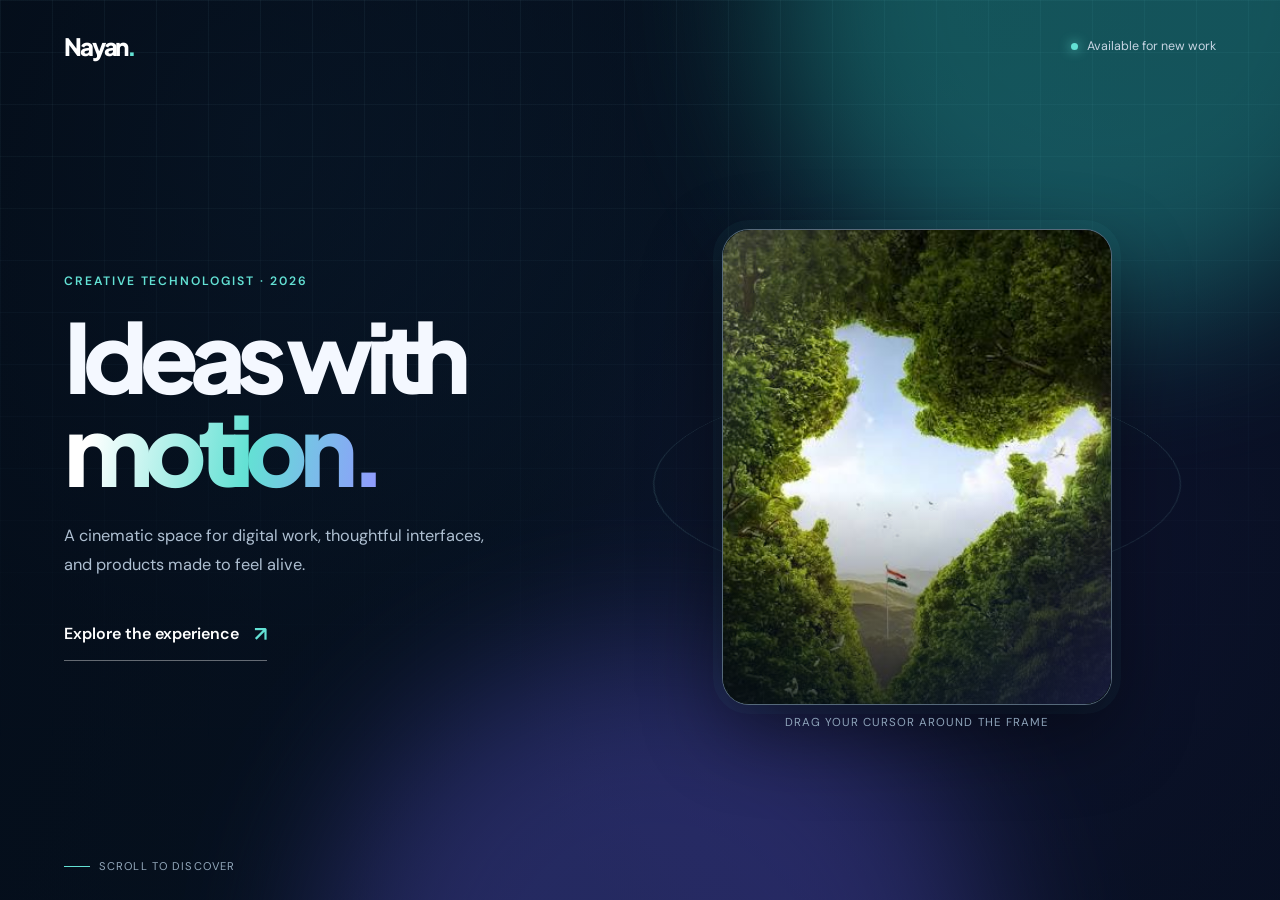
<file: animated.html>
<!DOCTYPE html>
<html lang="en">
<head>
  <meta charset="UTF-8">
  <meta name="viewport" content="width=device-width, initial-scale=1.0">
  <meta name="theme-color" content="#07111f">
  <meta name="description" content="A cinematic animated portfolio hero.">
  <title>Motion Studio — Animated Hero</title>
  <link rel="preconnect" href="https://fonts.googleapis.com">
  <link rel="preconnect" href="https://fonts.gstatic.com" crossorigin>
  <link href="https://fonts.googleapis.com/css2?family=DM+Sans:wght@400;500;600&family=Plus+Jakarta+Sans:wght@600;700;800&display=swap" rel="stylesheet">
  <link rel="stylesheet" href="animated.css">
</head>
<body>
  <main class="hero">
    <video class="background-video" autoplay muted loop playsinline aria-hidden="true">
      <source src="rotation.mp4" type="video/mp4">
    </video>
    <div class="video-shade" aria-hidden="true"></div>
    <div class="grid" aria-hidden="true"></div>
    <div class="aurora aurora-one" aria-hidden="true"></div>
    <div class="aurora aurora-two" aria-hidden="true"></div>

    <nav class="topbar" aria-label="Main navigation">
      <a class="brand" href="index.html">Nayan<span>.</span></a>
      <span class="status"><i></i> Available for new work</span>
    </nav>

    <section class="hero-content">
      <div class="intro">
        <p class="eyebrow">Creative technologist · 2026</p>
        <h1>Ideas with<br><em>motion.</em></h1>
        <p class="description">A cinematic space for digital work, thoughtful interfaces, and products made to feel alive.</p>
        <a class="explore" href="#showcase">Explore the experience <span>↗</span></a>
      </div>

      <div class="showcase" id="showcase" aria-label="Animated portfolio images">
        <div class="orbit orbit-one"></div>
        <div class="orbit orbit-two"></div>
        <div class="card-stage">
          <article class="image-card" aria-live="polite">
            <img class="hero-image" src="n (2).jpg" alt="Artwork">
            <div class="image-overlay"></div>
          </article>
        </div>
        <p class="hint">Drag your cursor around the frame</p>
      </div>
    </section>

    <div class="scroll-cue"><span></span> Scroll to discover</div>
  </main>
  <script src="animated.js"></script>
</body>
</html>
</file>
<file: animated.css>
:root{--ink:#07111f;--paper:#f4f8ff;--muted:#aebfd1;--teal:#63e1d4;--violet:#9297ff}
*{box-sizing:border-box}html{scroll-behavior:smooth}body{margin:0;background:var(--ink);color:var(--paper);font-family:"DM Sans",sans-serif;overflow-x:hidden}.hero{min-height:100svh;position:relative;isolation:isolate;overflow:hidden;background:radial-gradient(circle at 20% 15%,#122d48 0,transparent 32rem),radial-gradient(circle at 82% 65%,#221e50 0,transparent 34rem),linear-gradient(135deg,#07111f,#0b1b2d)}.background-video{position:absolute;z-index:-5;inset:0;width:100%;height:100%;object-fit:cover;opacity:.36;filter:saturate(.8) contrast(1.08)}.video-shade{position:absolute;z-index:-4;inset:0;background:linear-gradient(112deg,rgba(4,13,25,.86),rgba(5,16,31,.52) 55%,rgba(7,14,33,.78)),radial-gradient(circle at 55% 50%,transparent,rgba(4,11,22,.46))}.grid{position:absolute;inset:0;z-index:-3;background-image:linear-gradient(rgba(150,210,235,.055) 1px,transparent 1px),linear-gradient(90deg,rgba(150,210,235,.055) 1px,transparent 1px);background-size:52px 52px;mask-image:linear-gradient(#000,transparent 85%)}.aurora{position:absolute;z-index:-2;width:42rem;aspect-ratio:1;border-radius:50%;filter:blur(76px);opacity:.34;animation:drift 13s ease-in-out infinite alternate}.aurora-one{top:-22rem;right:-10rem;background:#2fd5ca}.aurora-two{bottom:-26rem;left:25%;background:#6058dc;animation-delay:-5s}@keyframes drift{to{transform:translate(-70px,54px) scale(1.14)}}
.topbar{height:92px;width:min(1200px,90%);margin:auto;display:flex;align-items:center;justify-content:space-between}.brand{font:800 1.5rem "Plus Jakarta Sans",sans-serif;letter-spacing:-.09em;color:#fff;text-decoration:none}.brand span{color:var(--teal)}.status{display:flex;align-items:center;gap:9px;color:#c6d4e2;font-size:.78rem}.status i{width:7px;height:7px;border-radius:50%;background:var(--teal);box-shadow:0 0 12px var(--teal);animation:pulse 1.8s ease-in-out infinite}@keyframes pulse{50%{opacity:.35;transform:scale(.65)}}
.hero-content{width:min(1200px,90%);min-height:calc(100svh - 150px);margin:auto;display:grid;grid-template-columns:.9fr 1.1fr;align-items:center;gap:5vw}.intro{animation:intro .9s .15s cubic-bezier(.2,.8,.2,1) both}@keyframes intro{from{opacity:0;transform:translateY(26px)}to{opacity:1;transform:none}}.eyebrow{margin:0 0 20px;color:var(--teal);font-size:.76rem;font-weight:600;letter-spacing:.16em;text-transform:uppercase}.intro h1{margin:0;font:800 clamp(3.6rem,7.5vw,7rem)/.96 "Plus Jakarta Sans",sans-serif;letter-spacing:-.09em}.intro h1 em{font-style:normal;background:linear-gradient(100deg,#fff 10%,var(--teal) 58%,var(--violet));background-clip:text;-webkit-background-clip:text;color:transparent}.description{max-width:420px;margin:27px 0;color:var(--muted);font-size:1.02rem;line-height:1.8}.explore{display:inline-flex;gap:15px;align-items:center;padding:13px 0;color:#fff;border-bottom:1px solid rgba(255,255,255,.38);font-weight:600;text-decoration:none;transition:.25s}.explore span{color:var(--teal);font-size:1.3rem;transition:transform .25s}.explore:hover span{transform:translate(4px,-4px)}
.showcase{position:relative;display:grid;place-items:center;min-height:560px;perspective:1400px}.card-stage{width:min(390px,78vw);aspect-ratio:.82;position:relative;transform-style:preserve-3d;animation:float 6s ease-in-out infinite}.image-card{position:absolute;inset:0;overflow:hidden;border:1px solid rgba(225,245,255,.34);border-radius:27px;background:#0d2035;box-shadow:0 28px 80px rgba(0,0,0,.46),0 0 0 9px rgba(102,226,214,.045);transform-style:preserve-3d;will-change:transform,filter,opacity}.image-card::before{content:"";position:absolute;z-index:3;inset:0;border-radius:inherit;background:linear-gradient(120deg,rgba(255,255,255,.2),transparent 30%,transparent 65%,rgba(101,91,226,.19));pointer-events:none}.hero-image{width:100%;height:100%;object-fit:cover;object-position:center;transform:scale(1.08);animation:imageEnter 1.1s .25s cubic-bezier(.2,.8,.2,1) both}.image-overlay{position:absolute;inset:0;background:linear-gradient(to top,rgba(4,13,25,.77),transparent 45%)}.card-meta{position:absolute;z-index:4;right:24px;bottom:22px;left:24px;display:flex;justify-content:space-between;align-items:end;color:#fff;font-size:.75rem;letter-spacing:.1em;text-transform:uppercase}.slide-number{font:600 2.35rem/1 "Plus Jakarta Sans",sans-serif;letter-spacing:-.07em;color:var(--teal)}.slide-title{opacity:.85}.image-card.switching{animation:cardSwitch .9s cubic-bezier(.4,0,.2,1) both}.image-card.arriving{animation:cardArrive 1.05s cubic-bezier(.2,.75,.25,1) both}.image-card.switching .hero-image{animation:blurOut .75s ease both}.image-card.arriving .hero-image{animation:imageIn 1.15s cubic-bezier(.2,.8,.2,1) both}@keyframes float{0%,100%{transform:rotateX(2deg) rotateY(-5deg) translateY(0)}50%{transform:rotateX(-2deg) rotateY(5deg) translateY(-14px)}}@keyframes imageEnter{from{opacity:0;transform:scale(1.24);filter:blur(12px)}to{opacity:1;transform:scale(1.08);filter:blur(0)}}@keyframes blurOut{to{transform:scale(.88);filter:blur(12px);opacity:0}}@keyframes cardSwitch{to{opacity:0;filter:blur(9px);transform:rotateY(-92deg) rotateX(7deg) scale(.83)}}@keyframes cardArrive{from{opacity:0;filter:blur(12px);transform:rotateY(92deg) rotateX(-7deg) scale(.83)}to{opacity:1;filter:blur(0);transform:rotateY(0) rotateX(0) scale(1)}}@keyframes imageIn{from{opacity:0;transform:scale(1.2);filter:blur(14px)}to{opacity:1;transform:scale(1.08);filter:blur(0)}}
.orbit{position:absolute;border:1px solid rgba(148,226,231,.16);border-radius:50%;transform:rotateX(68deg) rotateZ(-20deg);pointer-events:none}.orbit-one{width:520px;height:520px;animation:spin 18s linear infinite}.orbit-two{width:370px;height:370px;border-color:rgba(146,151,255,.18);animation:spin 13s linear reverse infinite}@keyframes spin{to{transform:rotateX(68deg) rotateZ(340deg)}}.hint{position:absolute;bottom:5px;color:#8ea4ba;font-size:.72rem;letter-spacing:.09em;text-transform:uppercase}.scroll-cue{position:absolute;bottom:27px;left:5%;display:flex;align-items:center;gap:9px;color:#93a8bb;font-size:.7rem;letter-spacing:.1em;text-transform:uppercase}.scroll-cue span{width:26px;height:1px;background:var(--teal)}
@media(max-width:800px){.hero-content{grid-template-columns:1fr;gap:10px;padding:42px 0 75px}.intro{text-align:center}.description{margin-inline:auto}.showcase{min-height:440px}.scroll-cue{display:none}.status{font-size:.69rem}.hint{bottom:-5px}}@media(max-width:460px){.topbar{height:74px}.status{display:none}.hero-content{min-height:auto}.intro h1{font-size:3.7rem}.showcase{min-height:390px}.card-stage{width:265px}.orbit-one{width:380px;height:380px}.orbit-two{width:280px;height:280px}}@media(prefers-reduced-motion:reduce){*,*::before,*::after{animation-duration:.01ms!important;animation-iteration-count:1!important;scroll-behavior:auto!important}}
</file>
